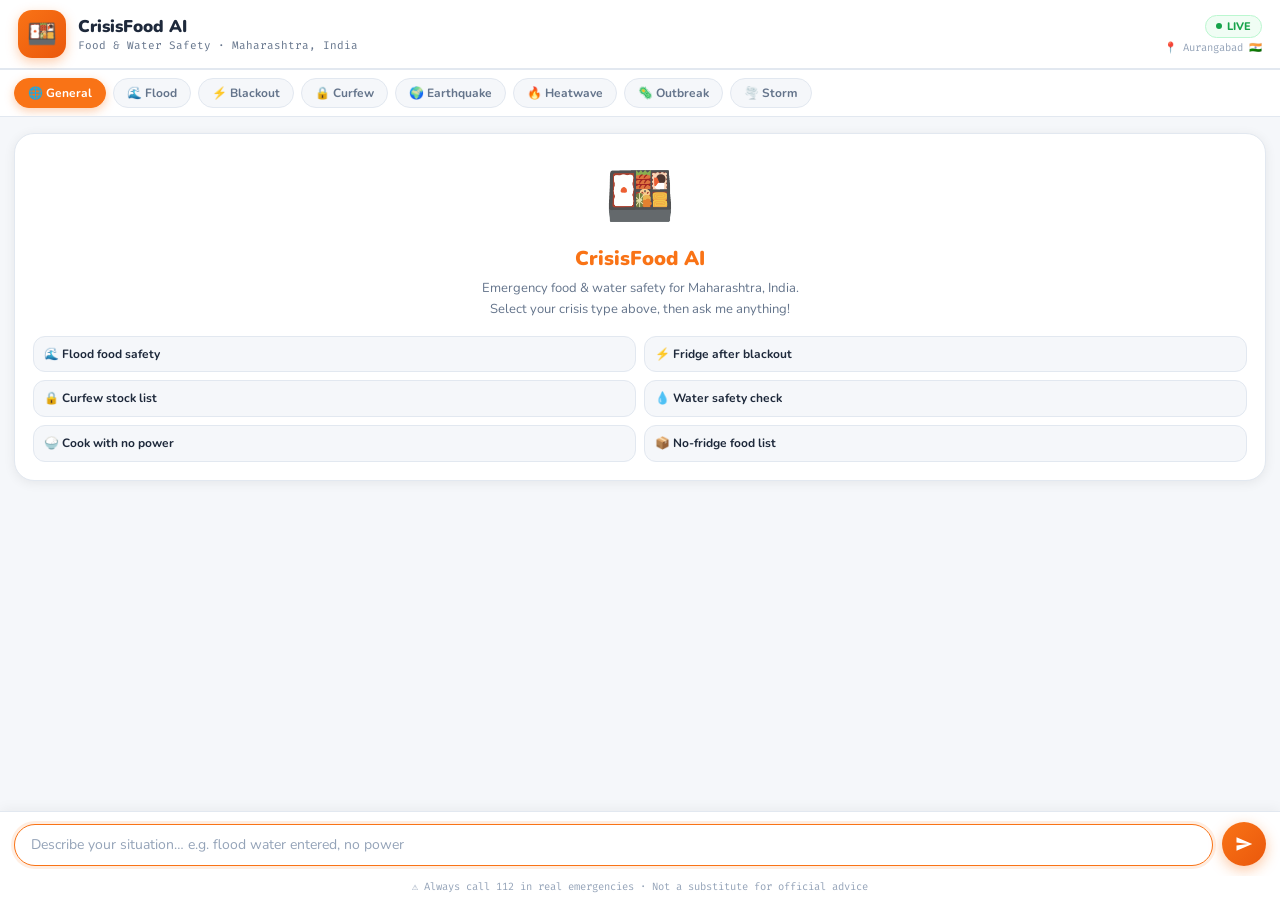
<file: frontend/index.html>
<!DOCTYPE html>
<html lang="en">
<head>
  <meta charset="UTF-8">
  <meta name="viewport" content="width=device-width, initial-scale=1.0">
  <title>CrisisFood AI — Emergency Food Guide</title>
  
  <!-- Google Fonts -->
  <link rel="preconnect" href="https://fonts.googleapis.com">
  <link href="https://fonts.googleapis.com/css2?family=Nunito:wght@400;600;700;800;900&family=Fira+Code:wght@400;500&display=swap" rel="stylesheet">
  
  <!-- Stylesheet -->
  <link rel="stylesheet" href="style.css">
</head>
<body>

  <!-- HEADER -->
  <header>
    <div class="hlogo">🍱</div>
    <div class="htext">
      <h1>CrisisFood AI</h1>
      <p>Food &amp; Water Safety · Maharashtra, India</p>
    </div>
    <div class="hbadge">
      <div class="pill"><span class="dot"></span>LIVE</div>
      <span class="loc">📍 Aurangabad 🇮🇳</span>
    </div>
  </header>

  <!-- CRISIS TYPE BAR -->
  <div class="crisis-bar">
    <div class="chip active" data-crisis="general" onclick="selectCrisis(this)">🌐 General</div>
    <div class="chip" data-crisis="flood" onclick="selectCrisis(this)">🌊 Flood</div>
    <div class="chip" data-crisis="blackout" onclick="selectCrisis(this)">⚡ Blackout</div>
    <div class="chip" data-crisis="curfew" onclick="selectCrisis(this)">🔒 Curfew</div>
    <div class="chip" data-crisis="earthquake" onclick="selectCrisis(this)">🌍 Earthquake</div>
    <div class="chip" data-crisis="heatwave" onclick="selectCrisis(this)">🔥 Heatwave</div>
    <div class="chip" data-crisis="outbreak" onclick="selectCrisis(this)">🦠 Outbreak</div>
    <div class="chip" data-crisis="storm" onclick="selectCrisis(this)">🌪️ Storm</div>
  </div>

  <!-- SOS ALERT -->
  <div class="sos" id="sos">
    🆘 Real emergency? Call <strong>112</strong> immediately · NDRF: 011-24363260
  </div>

  <!-- CHAT AREA -->
  <div id="chat">
    <!-- Welcome Card -->
    <div class="welcome" id="welcome-card">
      <div class="wimg">🍱</div>
      <h2>CrisisFood AI</h2>
      <p>Emergency food &amp; water safety for Maharashtra, India.<br>Select your crisis type above, then ask me anything!</p>
      <div class="qgrid">
        <button class="qbtn" onclick="quickSend('Flood started. What food is safe to eat now?')">🌊 Flood food safety</button>
        <button class="qbtn" onclick="quickSend('Power cut 8 hrs. Is my fridge food still safe?')">⚡ Fridge after blackout</button>
        <button class="qbtn" onclick="quickSend('Curfew imposed. What dry food should I stock?')">🔒 Curfew stock list</button>
        <button class="qbtn" onclick="quickSend('Earthquake — is tap water safe to drink?')">💧 Water safety check</button>
        <button class="qbtn" onclick="quickSend('Only rice, dal, and candles. How to cook safely?')">🍚 Cook with no power</button>
        <button class="qbtn" onclick="quickSend('What Indian foods last longest without a fridge?')">📦 No-fridge food list</button>
      </div>
    </div>
  </div>

  <!-- INPUT BAR -->
  <div class="input-bar">
    <div class="input-wrapper">
      <textarea 
        id="message-input" 
        placeholder="Describe your situation… e.g. flood water entered, no power" 
        rows="1"
        onkeydown="handleKeyDown(event)"
        oninput="autoResize(this)"
      ></textarea>
    </div>
    <button id="send-btn" onclick="sendMessage()">
      <svg viewBox="0 0 24 24"><path d="M2.01 21L23 12 2.01 3 2 10l15 2-15 2z"/></svg>
    </button>
  </div>

  <!-- FOOTER -->
  <div class="footer">
    ⚠️ Always call 112 in real emergencies · Not a substitute for official advice
  </div>

  <!-- JavaScript -->
  <script src="script.js"></script>
</body>
</html>
</file>
<file: frontend/style.css>
/* CrisisFood AI - Styles */

/* ============================================
   CSS Variables (Color Theme)
   ============================================ */
:root {
  /* Base Colors */
  --bg: #f5f7fa;
  --white: #ffffff;
  --border: #e2e8f0;
  --shadow: 0 2px 12px rgba(0,0,0,0.07);

  /* Semantic Colors */
  --safe: #16a34a;
  --safe-bg: #f0fdf4;

  --danger: #dc2626;
  --danger-bg: #fff1f2;

  --water: #0284c7;
  --water-bg: #f0f9ff;

  --prep: #d97706;
  --prep-bg: #fffbeb;

  --emergency: #7c3aed;
  --emergency-bg: #faf5ff;

  /* Accent */
  --accent: #f97316;
  --accent2: #ea580c;

  /* Text */
  --text: #1e293b;
  --muted: #64748b;
  --light: #94a3b8;
}

/* ============================================
   Reset & Base Styles
   ============================================ */
*, *::before, *::after {
  box-sizing: border-box;
  margin: 0;
  padding: 0;
}

body {
  font-family: 'Nunito', sans-serif;
  background: var(--bg);
  color: var(--text);
  height: 100dvh;
  display: flex;
  flex-direction: column;
  overflow: hidden;
}

/* ============================================
   Header
   ============================================ */
header {
  background: var(--white);
  border-bottom: 2px solid var(--border);
  padding: 10px 18px;
  display: flex;
  align-items: center;
  gap: 12px;
  flex-shrink: 0;
  box-shadow: var(--shadow);
}

.hlogo {
  width: 48px;
  height: 48px;
  border-radius: 14px;
  background: linear-gradient(135deg, #f97316, #ea580c);
  display: flex;
  align-items: center;
  justify-content: center;
  font-size: 24px;
  box-shadow: 0 4px 12px rgba(249,115,22,0.35);
  flex-shrink: 0;
}

.htext h1 {
  font-size: 17px;
  font-weight: 900;
  color: var(--text);
}

.htext p {
  font-size: 11px;
  color: var(--muted);
  font-family: 'Fira Code', monospace;
}

.hbadge {
  margin-left: auto;
  display: flex;
  flex-direction: column;
  align-items: flex-end;
  gap: 3px;
}

.pill {
  display: flex;
  align-items: center;
  gap: 5px;
  background: #f0fdf4;
  border: 1px solid #bbf7d0;
  border-radius: 20px;
  padding: 3px 10px;
  font-size: 11px;
  font-weight: 800;
  color: var(--safe);
}

.dot {
  width: 6px;
  height: 6px;
  border-radius: 50%;
  background: var(--safe);
  animation: blink 1.5s infinite;
}

@keyframes blink {
  0%, 100% { opacity: 1; }
  50% { opacity: 0.3; }
}

.loc {
  font-size: 10.5px;
  color: var(--light);
  font-family: 'Fira Code', monospace;
}

/* ============================================
   Crisis Bar
   ============================================ */
.crisis-bar {
  background: var(--white);
  border-bottom: 1px solid var(--border);
  padding: 8px 14px;
  display: flex;
  gap: 7px;
  overflow-x: auto;
  flex-shrink: 0;
  scrollbar-width: none;
}

.crisis-bar::-webkit-scrollbar {
  display: none;
}

.chip {
  flex-shrink: 0;
  padding: 6px 13px;
  border-radius: 22px;
  border: 1.5px solid var(--border);
  background: var(--bg);
  color: var(--muted);
  font-size: 12px;
  font-weight: 700;
  font-family: 'Nunito', sans-serif;
  cursor: pointer;
  white-space: nowrap;
  transition: all 0.15s;
  user-select: none;
}

.chip:hover {
  border-color: var(--accent);
  color: var(--accent);
  background: #fff7ed;
}

.chip.active {
  background: var(--accent);
  border-color: var(--accent);
  color: #fff;
  box-shadow: 0 3px 10px rgba(249,115,22,0.35);
}

/* ============================================
   SOS Alert
   ============================================ */
.sos {
  display: none;
  background: #fff1f2;
  border-bottom: 1px solid #fecaca;
  padding: 6px 16px;
  font-size: 12px;
  font-weight: 700;
  color: var(--danger);
  text-align: center;
  flex-shrink: 0;
}

.sos.show {
  display: block;
}

/* ============================================
   Chat Area
   ============================================ */
#chat {
  flex: 1;
  overflow-y: auto;
  padding: 16px 14px;
  display: flex;
  flex-direction: column;
  gap: 14px;
}

#chat::-webkit-scrollbar {
  width: 4px;
}

#chat::-webkit-scrollbar-thumb {
  background: var(--border);
  border-radius: 2px;
}

/* ============================================
   Welcome Card
   ============================================ */
.welcome {
  background: var(--white);
  border: 1.5px solid var(--border);
  border-radius: 20px;
  padding: 24px 18px 18px;
  text-align: center;
  box-shadow: var(--shadow);
}

.wimg {
  font-size: 56px;
  margin-bottom: 10px;
}

.welcome h2 {
  font-size: 20px;
  font-weight: 900;
  color: var(--accent);
  margin-bottom: 6px;
}

.welcome p {
  font-size: 13px;
  color: var(--muted);
  line-height: 1.6;
  margin-bottom: 16px;
}

.qgrid {
  display: grid;
  grid-template-columns: 1fr 1fr;
  gap: 8px;
}

.qbtn {
  padding: 9px 10px;
  background: var(--bg);
  border: 1.5px solid var(--border);
  border-radius: 12px;
  font-size: 12px;
  font-weight: 700;
  color: var(--text);
  cursor: pointer;
  text-align: left;
  line-height: 1.4;
  font-family: 'Nunito', sans-serif;
  transition: all 0.15s;
}

.qbtn:hover {
  border-color: var(--accent);
  background: #fff7ed;
  color: var(--accent2);
}

/* ============================================
   Message Bubbles
   ============================================ */
.msg {
  display: flex;
  gap: 9px;
  animation: slideUp 0.22s ease;
}

.msg.user {
  flex-direction: row-reverse;
}

@keyframes slideUp {
  from { opacity: 0; transform: translateY(8px); }
  to { opacity: 1; transform: translateY(0); }
}

.avatar {
  width: 34px;
  height: 34px;
  border-radius: 50%;
  flex-shrink: 0;
  display: flex;
  align-items: center;
  justify-content: center;
  font-size: 16px;
  align-self: flex-end;
}

.avatar.user {
  background: #dbeafe;
}

.avatar.bot {
  background: linear-gradient(135deg, #f97316, #ea580c);
  box-shadow: 0 2px 8px rgba(249,115,22,0.3);
}

.bubble-wrap {
  max-width: 82%;
  display: flex;
  flex-direction: column;
  gap: 3px;
}

.msg.user .bubble-wrap {
  align-items: flex-end;
}

.bubble {
  padding: 11px 15px;
  border-radius: 18px;
  font-size: 14px;
  line-height: 1.65;
  border: 1.5px solid var(--border);
  word-break: break-word;
}

.bubble.user {
  background: #dbeafe;
  border-color: #bfdbfe;
  border-bottom-right-radius: 4px;
  color: #1e3a5f;
  font-weight: 700;
}

.bubble.bot {
  background: var(--white);
  border-bottom-left-radius: 4px;
  box-shadow: var(--shadow);
}

.timestamp {
  font-size: 10px;
  color: var(--light);
  font-family: 'Fira Code', monospace;
}

/* ============================================
   Typing Indicator
   ============================================ */
.typing-dots {
  display: flex;
  gap: 5px;
  padding: 4px 2px;
}

.typing-dots span {
  width: 7px;
  height: 7px;
  border-radius: 50%;
  background: var(--accent);
  animation: bounce 1.2s infinite;
}

.typing-dots span:nth-child(2) { animation-delay: 0.2s; }
.typing-dots span:nth-child(3) { animation-delay: 0.4s; }

@keyframes bounce {
  0%, 80%, 100% { transform: scale(0.7); opacity: 0.4; }
  40% { transform: scale(1.1); opacity: 1; }
}

/* ============================================
   AI Response Sections
   ============================================ */
.response-section {
  margin: 7px 0 3px;
  border-radius: 10px;
  padding: 10px 12px;
  font-size: 13.5px;
  line-height: 1.65;
}

.section-title {
  font-size: 11.5px;
  font-weight: 900;
  letter-spacing: 0.05em;
  text-transform: uppercase;
  margin-bottom: 5px;
}

.section.safe {
  background: var(--safe-bg);
  border-left: 3px solid var(--safe);
}

.section.safe .section-title {
  color: var(--safe);
}

.section.avoid {
  background: var(--danger-bg);
  border-left: 3px solid var(--danger);
}

.section.avoid .section-title {
  color: var(--danger);
}

.section.water {
  background: var(--water-bg);
  border-left: 3px solid var(--water);
}

.section.water .section-title {
  color: var(--water);
}

.section.prep {
  background: var(--prep-bg);
  border-left: 3px solid var(--prep);
}

.section.prep .section-title {
  color: var(--prep);
}

.section.emergency {
  background: var(--emergency-bg);
  border-left: 3px solid var(--emergency);
}

.section.emergency .section-title {
  color: var(--emergency);
}

/* ============================================
   Input Bar
   ============================================ */
.input-bar {
  background: var(--white);
  border-top: 1.5px solid var(--border);
  padding: 10px 14px;
  display: flex;
  gap: 9px;
  align-items: flex-end;
  flex-shrink: 0;
  box-shadow: 0 -2px 12px rgba(0,0,0,0.05);
}

.input-wrapper {
  flex: 1;
  background: var(--bg);
  border: 1.5px solid var(--border);
  border-radius: 22px;
  padding: 9px 16px;
  display: flex;
  align-items: flex-end;
  transition: border-color 0.2s, box-shadow 0.2s;
}

.input-wrapper:focus-within {
  border-color: var(--accent);
  box-shadow: 0 0 0 3px rgba(249,115,22,0.12);
  background: var(--white);
}

#message-input {
  flex: 1;
  background: transparent;
  border: none;
  outline: none;
  font-family: 'Nunito', sans-serif;
  font-size: 14px;
  font-weight: 600;
  color: var(--text);
  resize: none;
  max-height: 110px;
  min-height: 22px;
  line-height: 1.5;
}

#message-input::placeholder {
  color: var(--light);
  font-weight: 400;
}

#send-btn {
  width: 44px;
  height: 44px;
  border-radius: 50%;
  background: linear-gradient(135deg, var(--accent), var(--accent2));
  border: none;
  cursor: pointer;
  display: flex;
  align-items: center;
  justify-content: center;
  flex-shrink: 0;
  transition: all 0.18s;
  box-shadow: 0 4px 14px rgba(249,115,22,0.4);
}

#send-btn:hover {
  transform: scale(1.07);
}

#send-btn:active {
  transform: scale(0.94);
}

#send-btn:disabled {
  opacity: 0.45;
  cursor: not-allowed;
  transform: none;
  box-shadow: none;
}

#send-btn svg {
  width: 18px;
  height: 18px;
  fill: white;
}

/* ============================================
   Footer
   ============================================ */
.footer {
  text-align: center;
  font-size: 10.5px;
  color: var(--light);
  padding: 4px 16px 7px;
  background: var(--white);
  font-family: 'Fira Code', monospace;
  flex-shrink: 0;
}

/* ============================================
   Mobile Responsive
   ============================================ */
@media (max-width: 480px) {
  header {
    padding: 8px 12px;
  }

  .hlogo {
    width: 40px;
    height: 40px;
    font-size: 20px;
  }

  .htext h1 {
    font-size: 15px;
  }

  .htext p {
    font-size: 10px;
  }

  .qgrid {
    grid-template-columns: 1fr;
  }

  #chat {
    padding: 12px 10px;
  }

  .bubble-wrap {
    max-width: 88%;
  }
}
</file>
